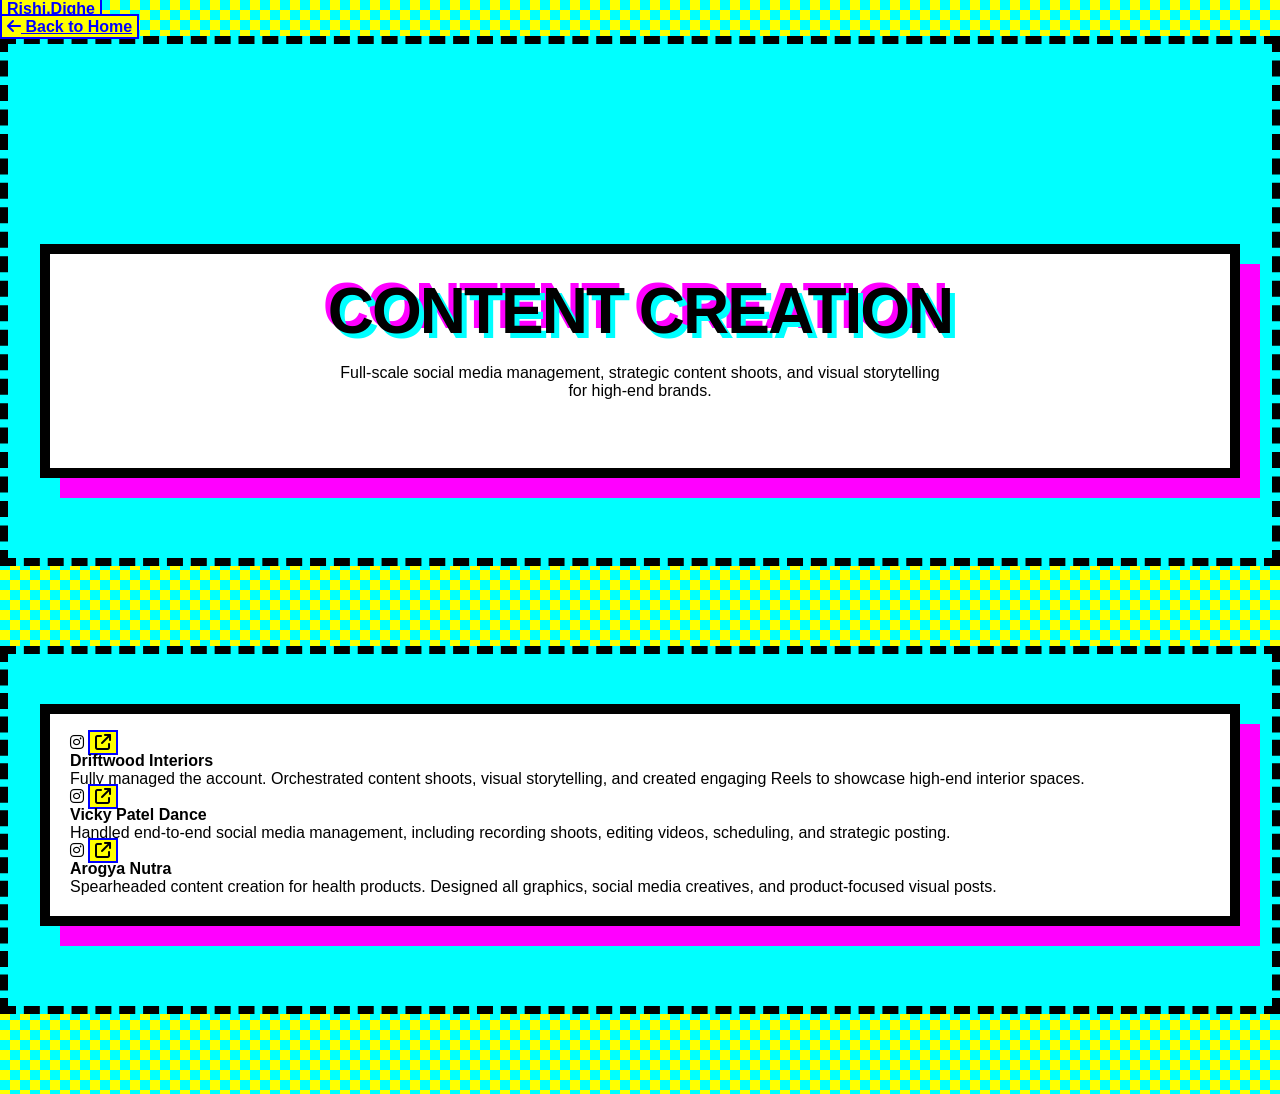
<file: content-creation/index.html>
<!DOCTYPE html>
<html lang="en">
<head>
    <meta charset="UTF-8">
    <meta name="viewport" content="width=device-width, initial-scale=1.0">
    <title>Content Creation | Rishi Dighe</title>
    <link href="https://fonts.googleapis.com/css2?family=Inter:wght@300;400;500;600&family=Outfit:wght@400;700;800&display=swap" rel="stylesheet">
    <link rel="stylesheet" href="https://cdnjs.cloudflare.com/ajax/libs/font-awesome/6.4.0/css/all.min.css">
    <link rel="stylesheet" href="../style.css">
</head>
<body>
    <nav class="navbar" id="navbar">
        <div class="nav-container">
            <a href="../index.html" class="logo">Rishi<span>.Dighe</span></a>
            <ul class="nav-links">
                <li><a href="../index.html" class="nav-link"><i class="fa-solid fa-arrow-left"></i> Back to Home</a></li>
            </ul>
        </div>
    </nav>

    <main>
        <section class="section" style="padding-top: 150px; min-height: 50vh;">
            <div class="container" style="text-align: center;">
                <h1 class="name fade-up" style="font-size: clamp(2.5rem, 5vw, 4rem);">Content Creation</h1>
                <p class="desc fade-up delay-1" style="max-width: 600px; margin: 1rem auto 3rem;">
                    Full-scale social media management, strategic content shoots, and visual storytelling for high-end brands.
                </p>
            </div>
        </section>

        <section class="section" style="padding-top: 0;">
            <div class="container">
                <div class="other-projects-grid">
                    <!-- Item 1 -->
                    <div class="mini-project glass-panel fade-up">
                        <div class="mini-project-header">
                            <i class="fa-brands fa-instagram"></i>
                            <a href="https://www.instagram.com/driftwoodinteriorsahmedabad/" target="_blank" style="color: var(--text-secondary)"><i class="fa-solid fa-arrow-up-right-from-square"></i></a>
                        </div>
                        <h4>Driftwood Interiors</h4>
                        <p>Fully managed the account. Orchestrated content shoots, visual storytelling, and created engaging Reels to showcase high-end interior spaces.</p>
                    </div>
                    <!-- Item 2 -->
                    <div class="mini-project glass-panel fade-up delay-1">
                        <div class="mini-project-header">
                            <i class="fa-brands fa-instagram"></i>
                            <a href="https://www.instagram.com/vickypateldance/" target="_blank" style="color: var(--text-secondary)"><i class="fa-solid fa-arrow-up-right-from-square"></i></a>
                        </div>
                        <h4>Vicky Patel Dance</h4>
                        <p>Handled end-to-end social media management, including recording shoots, editing videos, scheduling, and strategic posting.</p>
                    </div>
                    <!-- Item 3 -->
                    <div class="mini-project glass-panel fade-up delay-2">
                        <div class="mini-project-header">
                            <i class="fa-brands fa-instagram"></i>
                            <a href="https://www.instagram.com/arogyanutra/" target="_blank" style="color: var(--text-secondary)"><i class="fa-solid fa-arrow-up-right-from-square"></i></a>
                        </div>
                        <h4>Arogya Nutra</h4>
                        <p>Spearheaded content creation for health products. Designed all graphics, social media creatives, and product-focused visual posts.</p>
                    </div>
                </div>
            </div>
        </section>
    </main>

    <script src="../main.js"></script>
</body>
</html>
</file>
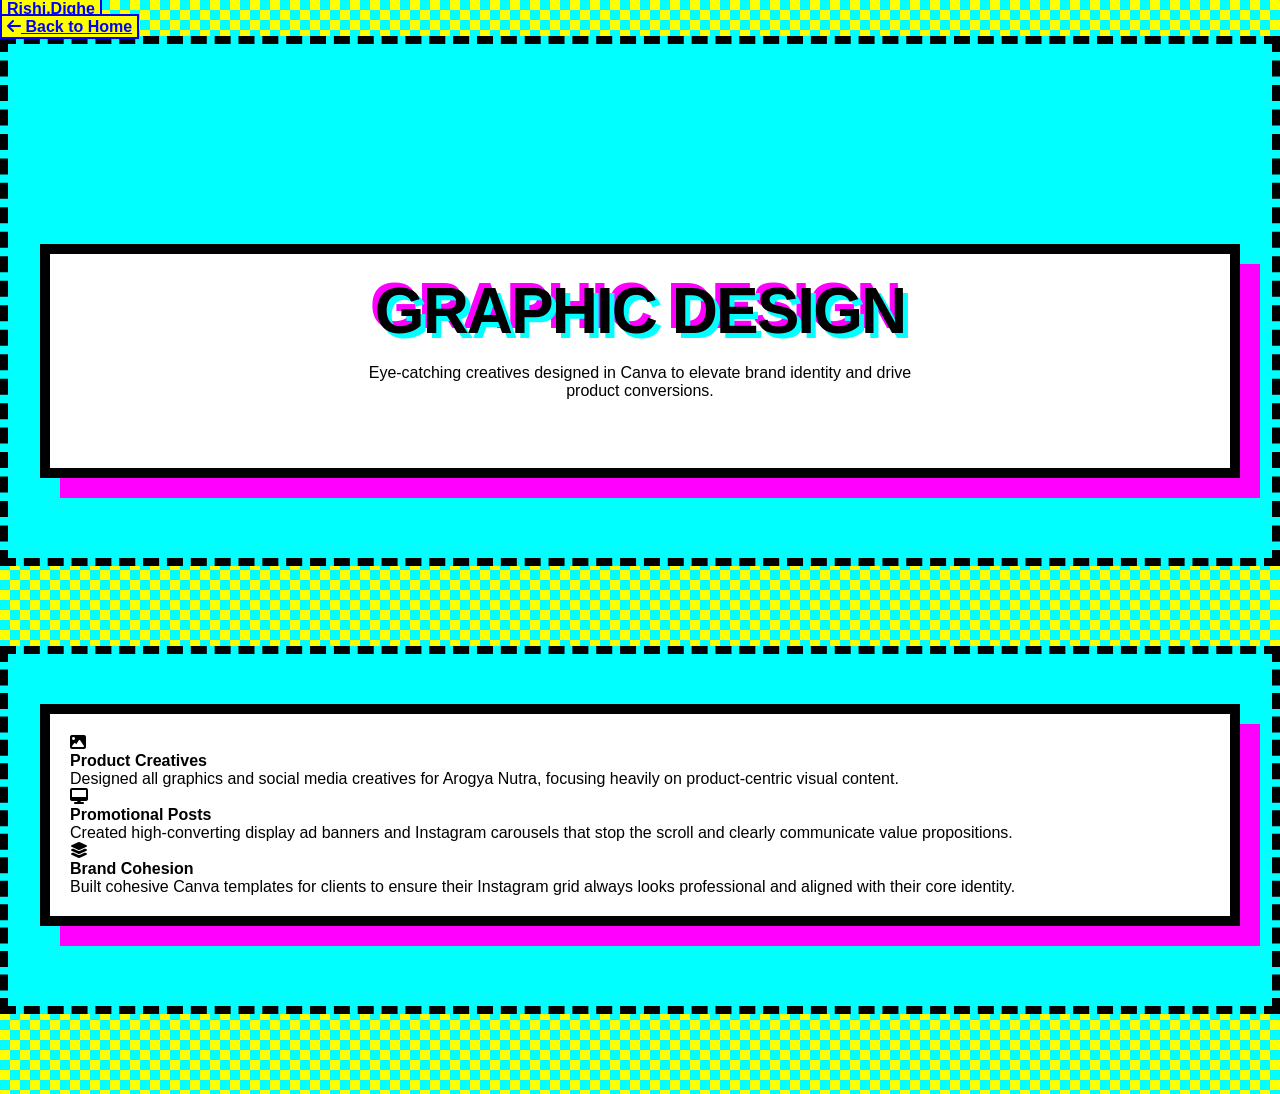
<file: graphic-design/index.html>
<!DOCTYPE html>
<html lang="en">
<head>
    <meta charset="UTF-8">
    <meta name="viewport" content="width=device-width, initial-scale=1.0">
    <title>Graphic Design | Rishi Dighe</title>
    <link href="https://fonts.googleapis.com/css2?family=Inter:wght@300;400;500;600&family=Outfit:wght@400;700;800&display=swap" rel="stylesheet">
    <link rel="stylesheet" href="https://cdnjs.cloudflare.com/ajax/libs/font-awesome/6.4.0/css/all.min.css">
    <link rel="stylesheet" href="../style.css">
</head>
<body>
    <nav class="navbar" id="navbar">
        <div class="nav-container">
            <a href="../index.html" class="logo">Rishi<span>.Dighe</span></a>
            <ul class="nav-links">
                <li><a href="../index.html" class="nav-link"><i class="fa-solid fa-arrow-left"></i> Back to Home</a></li>
            </ul>
        </div>
    </nav>

    <main>
        <section class="section" style="padding-top: 150px; min-height: 50vh;">
            <div class="container" style="text-align: center;">
                <h1 class="name fade-up" style="font-size: clamp(2.5rem, 5vw, 4rem);">Graphic Design</h1>
                <p class="desc fade-up delay-1" style="max-width: 600px; margin: 1rem auto 3rem;">
                    Eye-catching creatives designed in Canva to elevate brand identity and drive product conversions.
                </p>
            </div>
        </section>

        <section class="section" style="padding-top: 0;">
            <div class="container">
                <div class="other-projects-grid">
                    <!-- Item 1 -->
                    <div class="mini-project glass-panel fade-up">
                        <div class="mini-project-header">
                            <i class="fa-solid fa-image"></i>
                        </div>
                        <h4>Product Creatives</h4>
                        <p>Designed all graphics and social media creatives for Arogya Nutra, focusing heavily on product-centric visual content.</p>
                    </div>
                    <!-- Item 2 -->
                    <div class="mini-project glass-panel fade-up delay-1">
                        <div class="mini-project-header">
                            <i class="fa-solid fa-desktop"></i>
                        </div>
                        <h4>Promotional Posts</h4>
                        <p>Created high-converting display ad banners and Instagram carousels that stop the scroll and clearly communicate value propositions.</p>
                    </div>
                    <!-- Item 3 -->
                    <div class="mini-project glass-panel fade-up delay-2">
                        <div class="mini-project-header">
                            <i class="fa-solid fa-layer-group"></i>
                        </div>
                        <h4>Brand Cohesion</h4>
                        <p>Built cohesive Canva templates for clients to ensure their Instagram grid always looks professional and aligned with their core identity.</p>
                    </div>
                </div>
            </div>
        </section>
    </main>

    <script src="../main.js"></script>
</body>
</html>
</file>
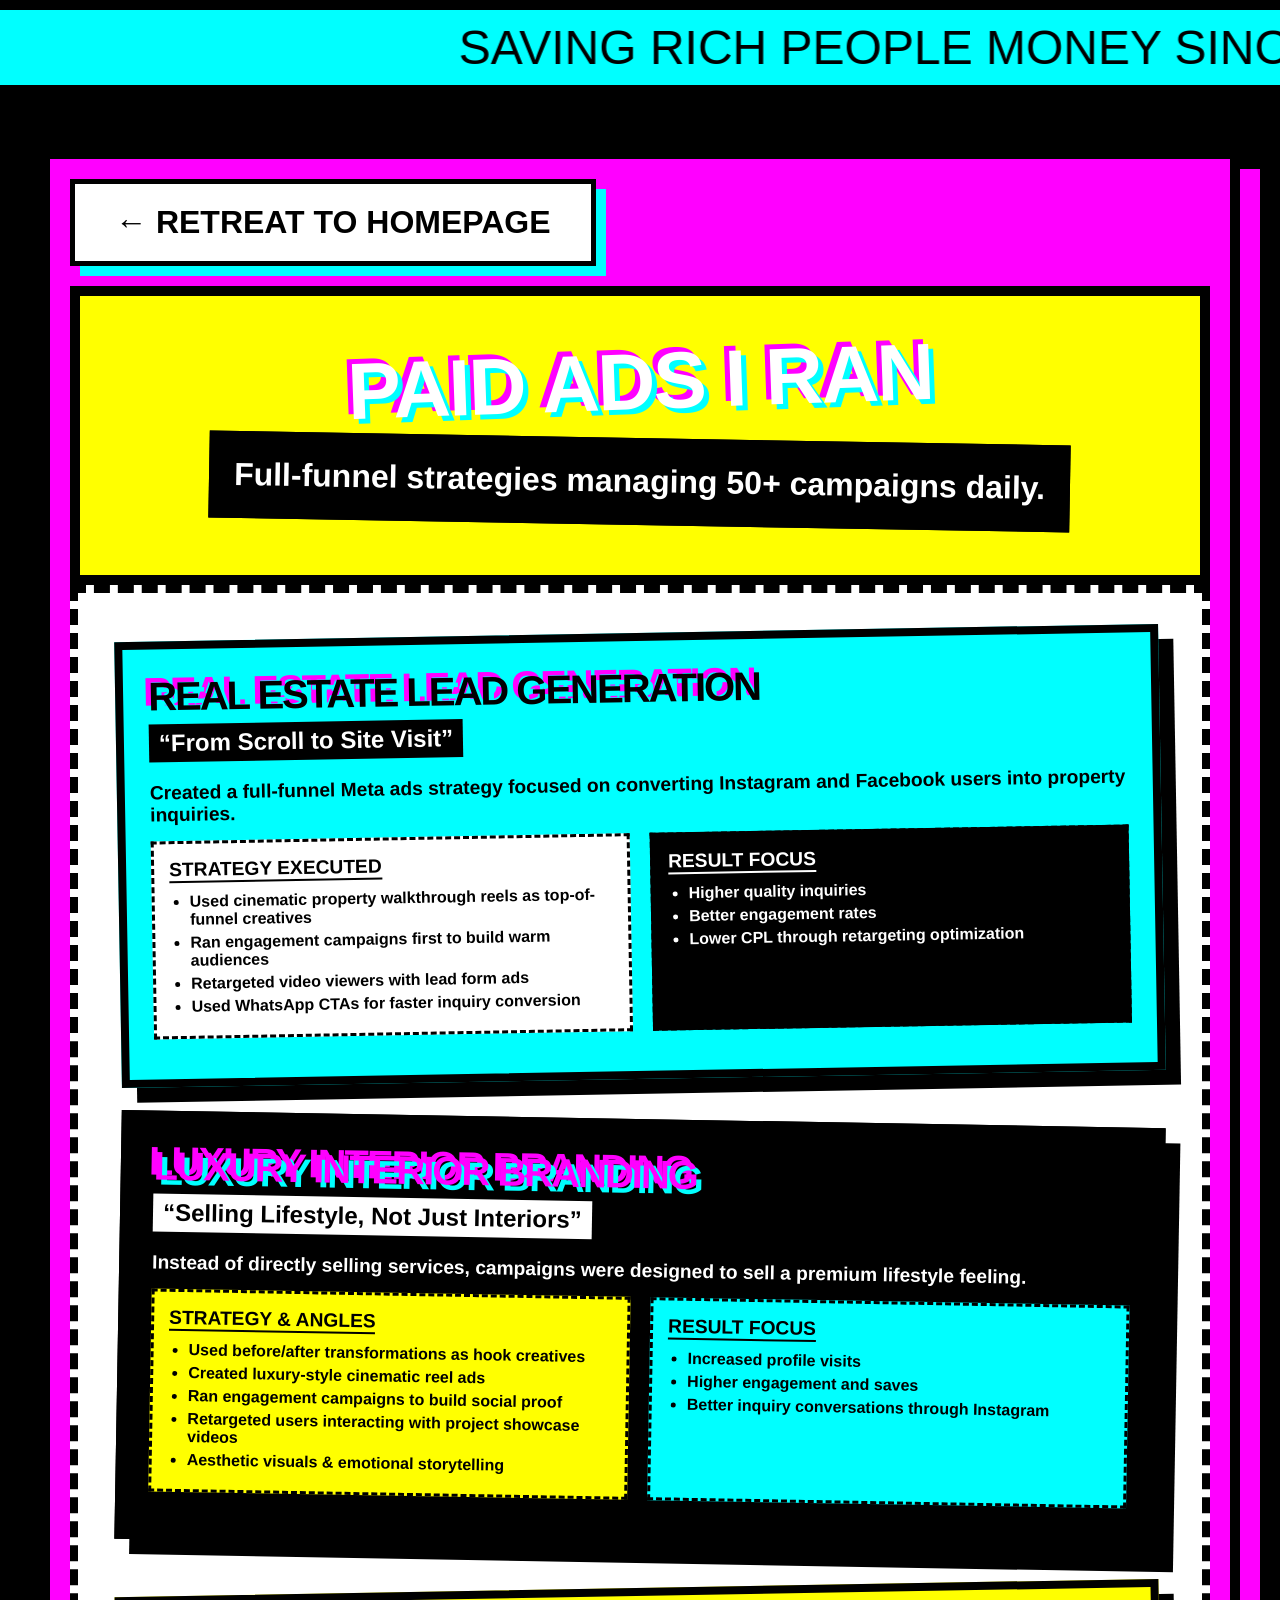
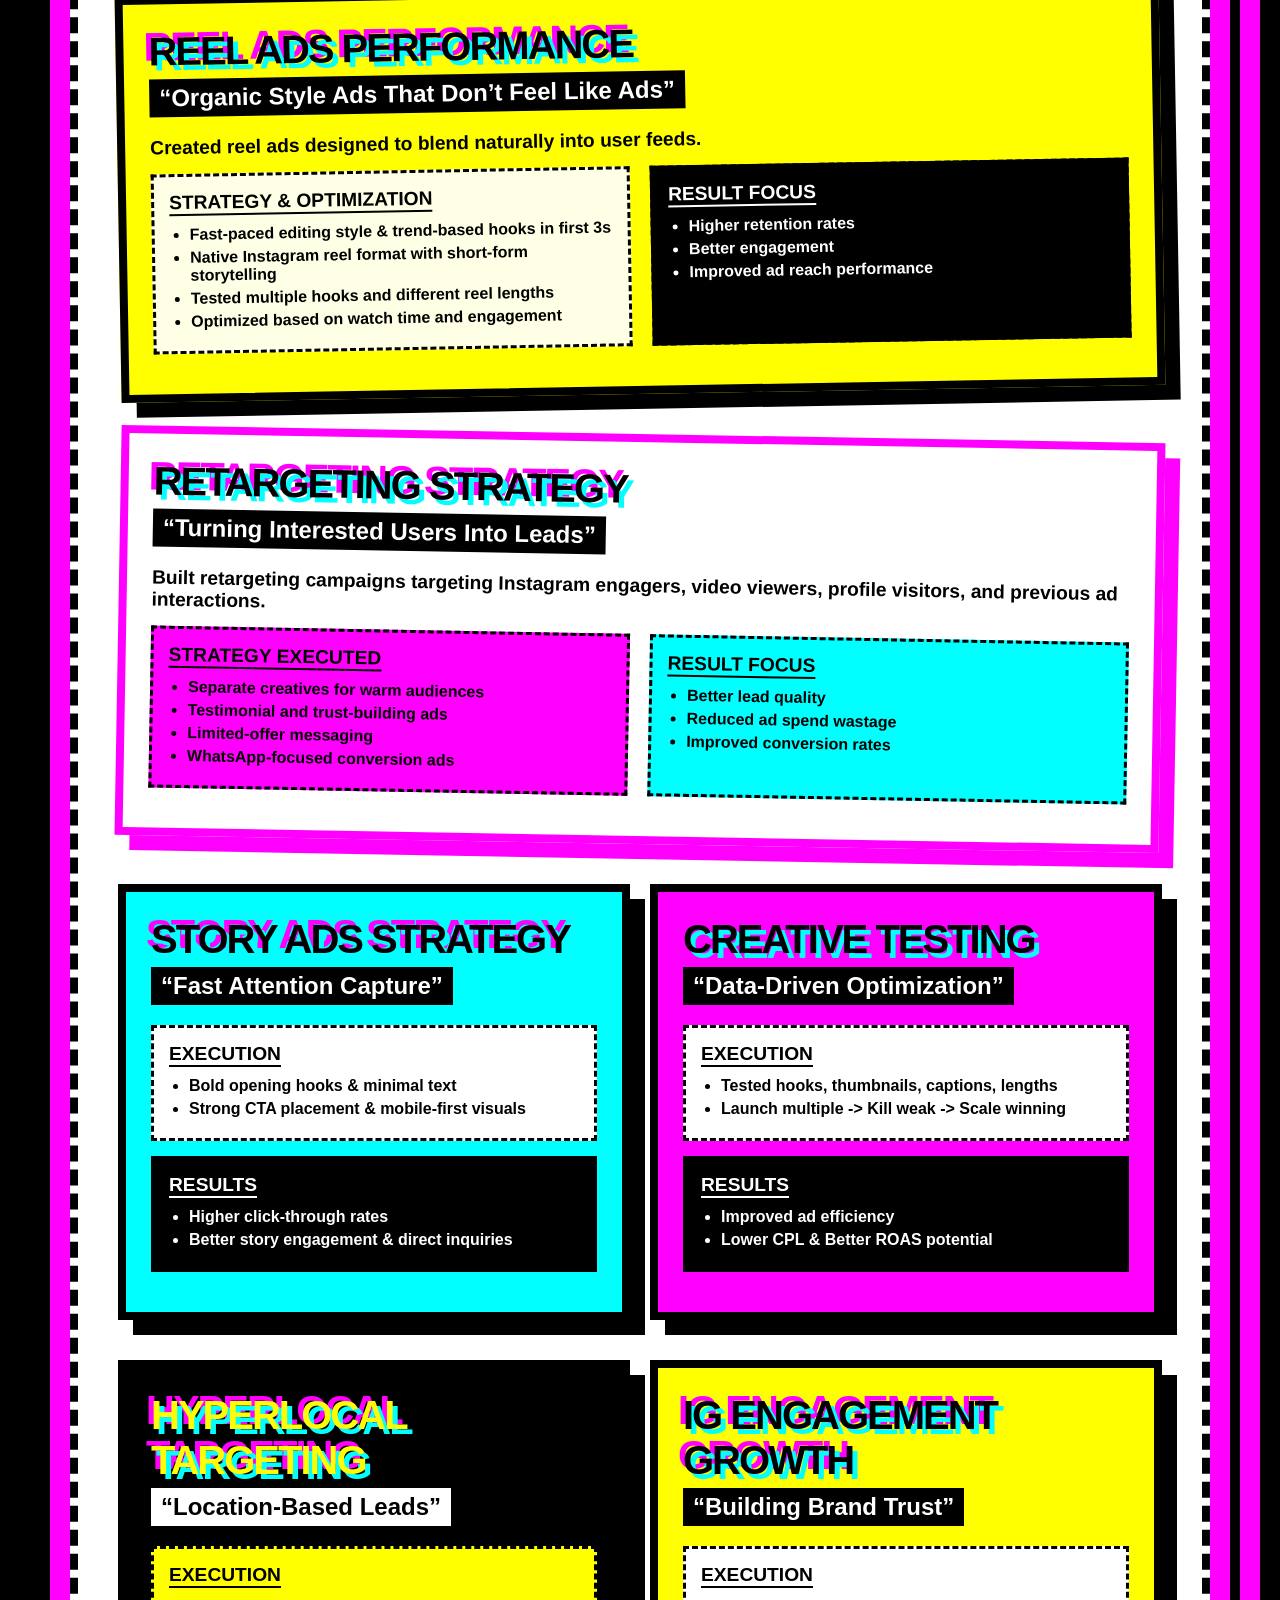
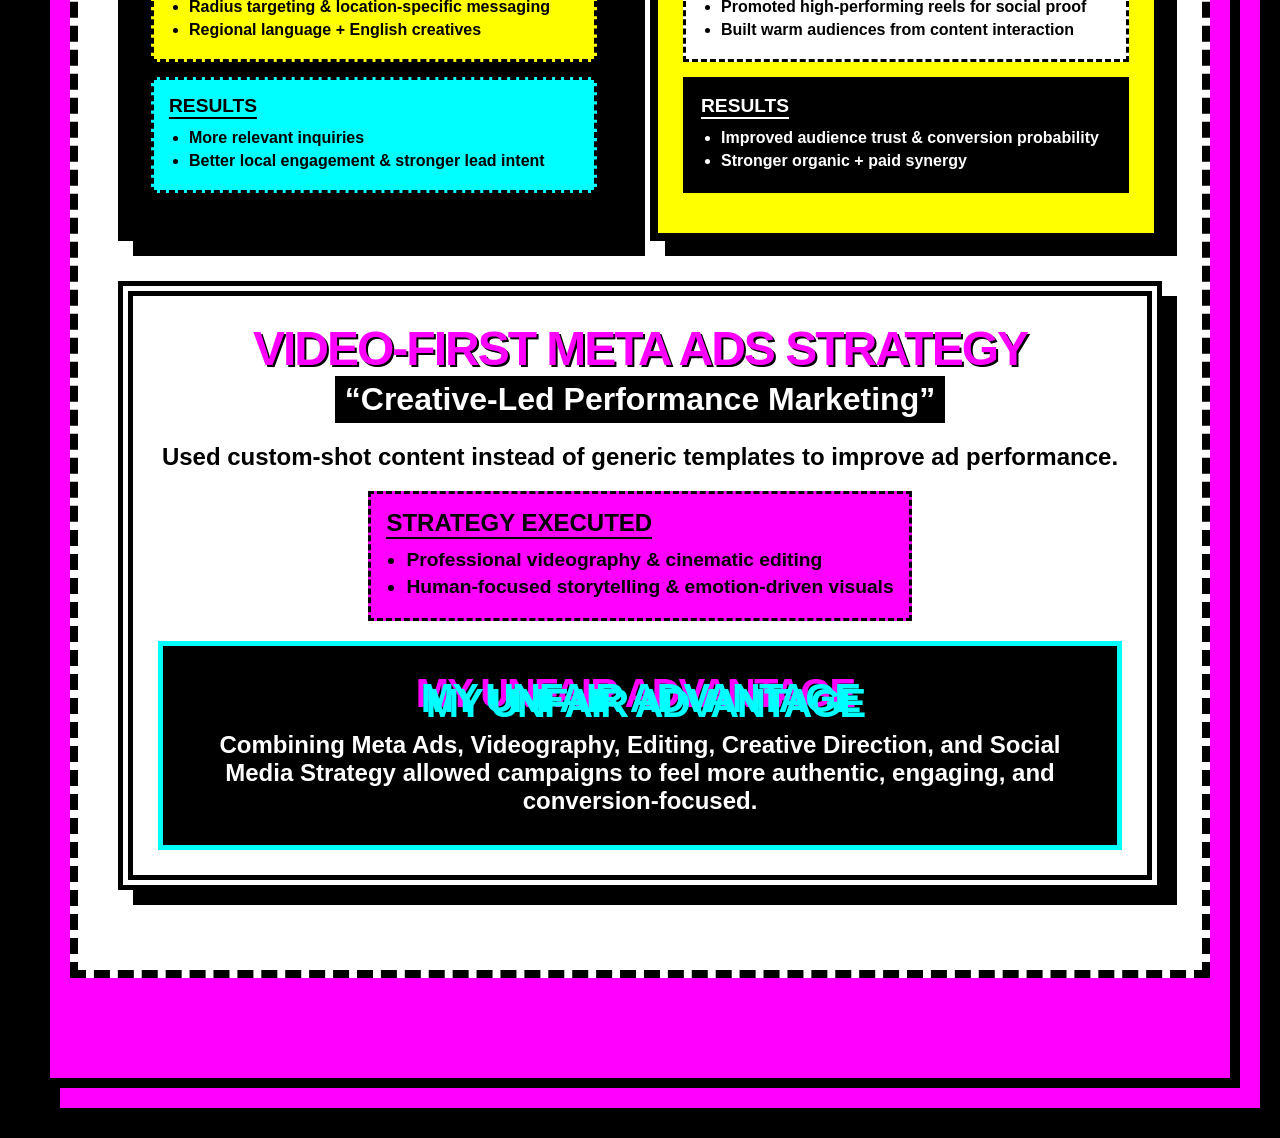
<file: paid-ads/index.html>
<!DOCTYPE html>
<html lang="en">
<head>
    <meta charset="UTF-8">
    <meta name="viewport" content="width=device-width, initial-scale=1.0">
    <title>EYES BLEEDED - PAID ADS</title>
    <link rel="stylesheet" href="../style.css">
    <style>
        .strategy-card {
            border: 8px solid black;
            padding: 25px;
            margin-bottom: 40px;
            box-shadow: 15px 15px 0px black;
        }
        .strategy-title {
            font-size: 2.5rem;
            text-transform: uppercase;
            margin-bottom: 5px;
        }
        .strategy-quote {
            font-size: 1.5rem;
            font-weight: bold;
            background: black; color: white;
            color: white;
            display: inline-block;
            padding: 5px 10px;
            margin-bottom: 20px;
        }
        .strategy-block {
            border: 3px dashed black;
            padding: 15px;
            margin-bottom: 15px;
            background: rgba(255, 255, 255, 0.9);
            color: black;
        }
        .strategy-block h4 {
            font-size: 1.2rem;
            text-transform: uppercase;
            border-bottom: 2px solid black;
            display: inline-block;
            margin-bottom: 10px;
        }
        ul.brutal-list {
            padding-left: 20px;
            font-weight: bold;
        }
        ul.brutal-list li {
            margin-bottom: 5px;
        }
    </style>
</head>
<body style="background-color: black; background-image: none;">

    <marquee scrollamount="40" style="background: var(--secondary); color: black;">SAVING RICH PEOPLE MONEY SINCE DAY ONE | SPENDING $900,000/MONTH OF OTHER PEOPLE'S MONEY</marquee>

    <div class="container" style="background: var(--primary); color: black;">
        <a href="../index.html" class="btn" style="background: white; color: black; border-color: black; margin-bottom: 20px;">&larr; RETREAT TO HOMEPAGE</a>

        <section class="hero" style="background: var(--tertiary); color: black;">
            <h1 style="font-size: 5rem;">PAID ADS I RAN</h1>
            <p class="blink" style="background: black; color: white;">Full-funnel strategies managing 50+ campaigns daily.</p>
        </section>

        <section class="section" style="background: white; color: black; border-color: black; padding: 40px;">

            <!-- Strategy 1 -->
            <div class="strategy-card" style="background: var(--secondary); color: black; transform: rotate(-1deg);">
                <h3 class="strategy-title">Real Estate Lead Generation</h3>
                <p class="strategy-quote">“From Scroll to Site Visit”</p>
                <p style="font-size: 1.2rem; font-weight: bold; margin-bottom: 15px;">Created a full-funnel Meta ads strategy focused on converting Instagram and Facebook users into property inquiries.</p>
                <div class="grid">
                    <div class="strategy-block" style="background: white; color: black;">
                        <h4>Strategy Executed</h4>
                        <ul class="brutal-list">
                            <li>Used cinematic property walkthrough reels as top-of-funnel creatives</li>
                            <li>Ran engagement campaigns first to build warm audiences</li>
                            <li>Retargeted video viewers with lead form ads</li>
                            <li>Used WhatsApp CTAs for faster inquiry conversion</li>
                        </ul>
                    </div>
                    <div class="strategy-block" style="background: black; color: white;">
                        <h4 style="border-color: white;">Result Focus</h4>
                        <ul class="brutal-list">
                            <li>Higher quality inquiries</li>
                            <li>Better engagement rates</li>
                            <li>Lower CPL through retargeting optimization</li>
                        </ul>
                    </div>
                </div>
            </div>

            <!-- Strategy 2 -->
            <div class="strategy-card" style="background: black; color: white; transform: rotate(1deg);">
                <h3 class="strategy-title" style="color: var(--primary);">Luxury Interior Branding</h3>
                <p class="strategy-quote" style="background: white; color: black;">“Selling Lifestyle, Not Just Interiors”</p>
                <p style="font-size: 1.2rem; font-weight: bold; margin-bottom: 15px;">Instead of directly selling services, campaigns were designed to sell a premium lifestyle feeling.</p>
                <div class="grid">
                    <div class="strategy-block" style="background: var(--tertiary); color: black;">
                        <h4>Strategy & Angles</h4>
                        <ul class="brutal-list">
                            <li>Used before/after transformations as hook creatives</li>
                            <li>Created luxury-style cinematic reel ads</li>
                            <li>Ran engagement campaigns to build social proof</li>
                            <li>Retargeted users interacting with project showcase videos</li>
                            <li>Aesthetic visuals & emotional storytelling</li>
                        </ul>
                    </div>
                    <div class="strategy-block" style="background: var(--secondary); color: black;">
                        <h4>Result Focus</h4>
                        <ul class="brutal-list">
                            <li>Increased profile visits</li>
                            <li>Higher engagement and saves</li>
                            <li>Better inquiry conversations through Instagram</li>
                        </ul>
                    </div>
                </div>
            </div>

            <!-- Strategy 3 -->
            <div class="strategy-card" style="background: var(--tertiary); color: black; transform: rotate(-1deg);">
                <h3 class="strategy-title">Reel Ads Performance</h3>
                <p class="strategy-quote">“Organic Style Ads That Don’t Feel Like Ads”</p>
                <p style="font-size: 1.2rem; font-weight: bold; margin-bottom: 15px;">Created reel ads designed to blend naturally into user feeds.</p>
                <div class="grid">
                    <div class="strategy-block">
                        <h4>Strategy & Optimization</h4>
                        <ul class="brutal-list">
                            <li>Fast-paced editing style & trend-based hooks in first 3s</li>
                            <li>Native Instagram reel format with short-form storytelling</li>
                            <li>Tested multiple hooks and different reel lengths</li>
                            <li>Optimized based on watch time and engagement</li>
                        </ul>
                    </div>
                    <div class="strategy-block" style="background: black; color: white;">
                        <h4 style="border-color: white;">Result Focus</h4>
                        <ul class="brutal-list">
                            <li>Higher retention rates</li>
                            <li>Better engagement</li>
                            <li>Improved ad reach performance</li>
                        </ul>
                    </div>
                </div>
            </div>

            <!-- Strategy 4 -->
            <div class="strategy-card" style="background: white; color: black; border-color: var(--primary); box-shadow: 15px 15px 0px var(--primary); transform: rotate(1deg);">
                <h3 class="strategy-title">Retargeting Strategy</h3>
                <p class="strategy-quote">“Turning Interested Users Into Leads”</p>
                <p style="font-size: 1.2rem; font-weight: bold; margin-bottom: 15px;">Built retargeting campaigns targeting Instagram engagers, video viewers, profile visitors, and previous ad interactions.</p>
                <div class="grid">
                    <div class="strategy-block" style="background: var(--primary); color: black;">
                        <h4>Strategy Executed</h4>
                        <ul class="brutal-list">
                            <li>Separate creatives for warm audiences</li>
                            <li>Testimonial and trust-building ads</li>
                            <li>Limited-offer messaging</li>
                            <li>WhatsApp-focused conversion ads</li>
                        </ul>
                    </div>
                    <div class="strategy-block" style="background: var(--secondary); color: black;">
                        <h4>Result Focus</h4>
                        <ul class="brutal-list">
                            <li>Better lead quality</li>
                            <li>Reduced ad spend wastage</li>
                            <li>Improved conversion rates</li>
                        </ul>
                    </div>
                </div>
            </div>

            <!-- Strategy 5 & 6 -->
            <div class="grid">
                <div class="strategy-card" style="background: var(--secondary); color: black; margin-bottom: 0;">
                    <h3 class="strategy-title">Story Ads Strategy</h3>
                    <p class="strategy-quote">“Fast Attention Capture”</p>
                    <div class="strategy-block" style="background: white; color: black;">
                        <h4>Execution</h4>
                        <ul class="brutal-list">
                            <li>Bold opening hooks & minimal text</li>
                            <li>Strong CTA placement & mobile-first visuals</li>
                        </ul>
                    </div>
                    <div class="strategy-block" style="background: black; color: white;">
                        <h4 style="border-color: white;">Results</h4>
                        <ul class="brutal-list">
                            <li>Higher click-through rates</li>
                            <li>Better story engagement & direct inquiries</li>
                        </ul>
                    </div>
                </div>

                <div class="strategy-card" style="background: var(--primary); color: black; margin-bottom: 0;">
                    <h3 class="strategy-title">Creative Testing</h3>
                    <p class="strategy-quote">“Data-Driven Optimization”</p>
                    <div class="strategy-block" style="background: white; color: black;">
                        <h4>Execution</h4>
                        <ul class="brutal-list">
                            <li>Tested hooks, thumbnails, captions, lengths</li>
                            <li>Launch multiple -> Kill weak -> Scale winning</li>
                        </ul>
                    </div>
                    <div class="strategy-block" style="background: black; color: white;">
                        <h4 style="border-color: white;">Results</h4>
                        <ul class="brutal-list">
                            <li>Improved ad efficiency</li>
                            <li>Lower CPL & Better ROAS potential</li>
                        </ul>
                    </div>
                </div>
            </div>

            <div style="margin-bottom: 40px;"></div>

            <!-- Strategy 7 & 8 -->
            <div class="grid">
                <div class="strategy-card" style="background: black; color: white; margin-bottom: 0;">
                    <h3 class="strategy-title" style="color: var(--tertiary);">Hyperlocal Targeting</h3>
                    <p class="strategy-quote" style="background: white; color: black;">“Location-Based Leads”</p>
                    <div class="strategy-block" style="background: var(--tertiary); color: black;">
                        <h4>Execution</h4>
                        <ul class="brutal-list">
                            <li>Radius targeting & location-specific messaging</li>
                            <li>Regional language + English creatives</li>
                        </ul>
                    </div>
                    <div class="strategy-block" style="background: var(--secondary); color: black;">
                        <h4>Results</h4>
                        <ul class="brutal-list">
                            <li>More relevant inquiries</li>
                            <li>Better local engagement & stronger lead intent</li>
                        </ul>
                    </div>
                </div>

                <div class="strategy-card" style="background: var(--tertiary); color: black; margin-bottom: 0;">
                    <h3 class="strategy-title">IG Engagement Growth</h3>
                    <p class="strategy-quote">“Building Brand Trust”</p>
                    <div class="strategy-block" style="background: white; color: black;">
                        <h4>Execution</h4>
                        <ul class="brutal-list">
                            <li>Promoted high-performing reels for social proof</li>
                            <li>Built warm audiences from content interaction</li>
                        </ul>
                    </div>
                    <div class="strategy-block" style="background: black; color: white;">
                        <h4 style="border-color: white;">Results</h4>
                        <ul class="brutal-list">
                            <li>Improved audience trust & conversion probability</li>
                            <li>Stronger organic + paid synergy</li>
                        </ul>
                    </div>
                </div>
            </div>
            
            <div style="margin-bottom: 40px;"></div>

            <!-- Strategy 9 -->
            <div class="strategy-card" style="background: white; color: black; border: 15px double black; text-align: center;">
                <h3 style="font-size: 3rem; color: var(--primary); text-shadow: 2px 2px 0px black;">Video-First Meta Ads Strategy</h3>
                <p class="strategy-quote" style="font-size: 2rem;">“Creative-Led Performance Marketing”</p>
                <p style="font-size: 1.5rem; font-weight: bold; margin-bottom: 20px;">Used custom-shot content instead of generic templates to improve ad performance.</p>
                
                <div class="strategy-block" style="background: var(--primary); color: black; display: inline-block; text-align: left; margin-bottom: 20px;">
                    <h4 style="font-size: 1.5rem;">Strategy Executed</h4>
                    <ul class="brutal-list" style="font-size: 1.2rem;">
                        <li>Professional videography & cinematic editing</li>
                        <li>Human-focused storytelling & emotion-driven visuals</li>
                    </ul>
                </div>

                <div style="background: black; color: white; padding: 30px; border: 5px solid var(--secondary);">
                    <h3 style="font-size: 2.5rem; color: var(--secondary); margin-bottom: 10px;">MY UNFAIR ADVANTAGE</h3>
                    <p style="font-size: 1.5rem; font-weight: bold;">Combining Meta Ads, Videography, Editing, Creative Direction, and Social Media Strategy allowed campaigns to feel more authentic, engaging, and conversion-focused.</p>
                </div>
            </div>

        </section>
    </div>

</body>
</html>
</file>
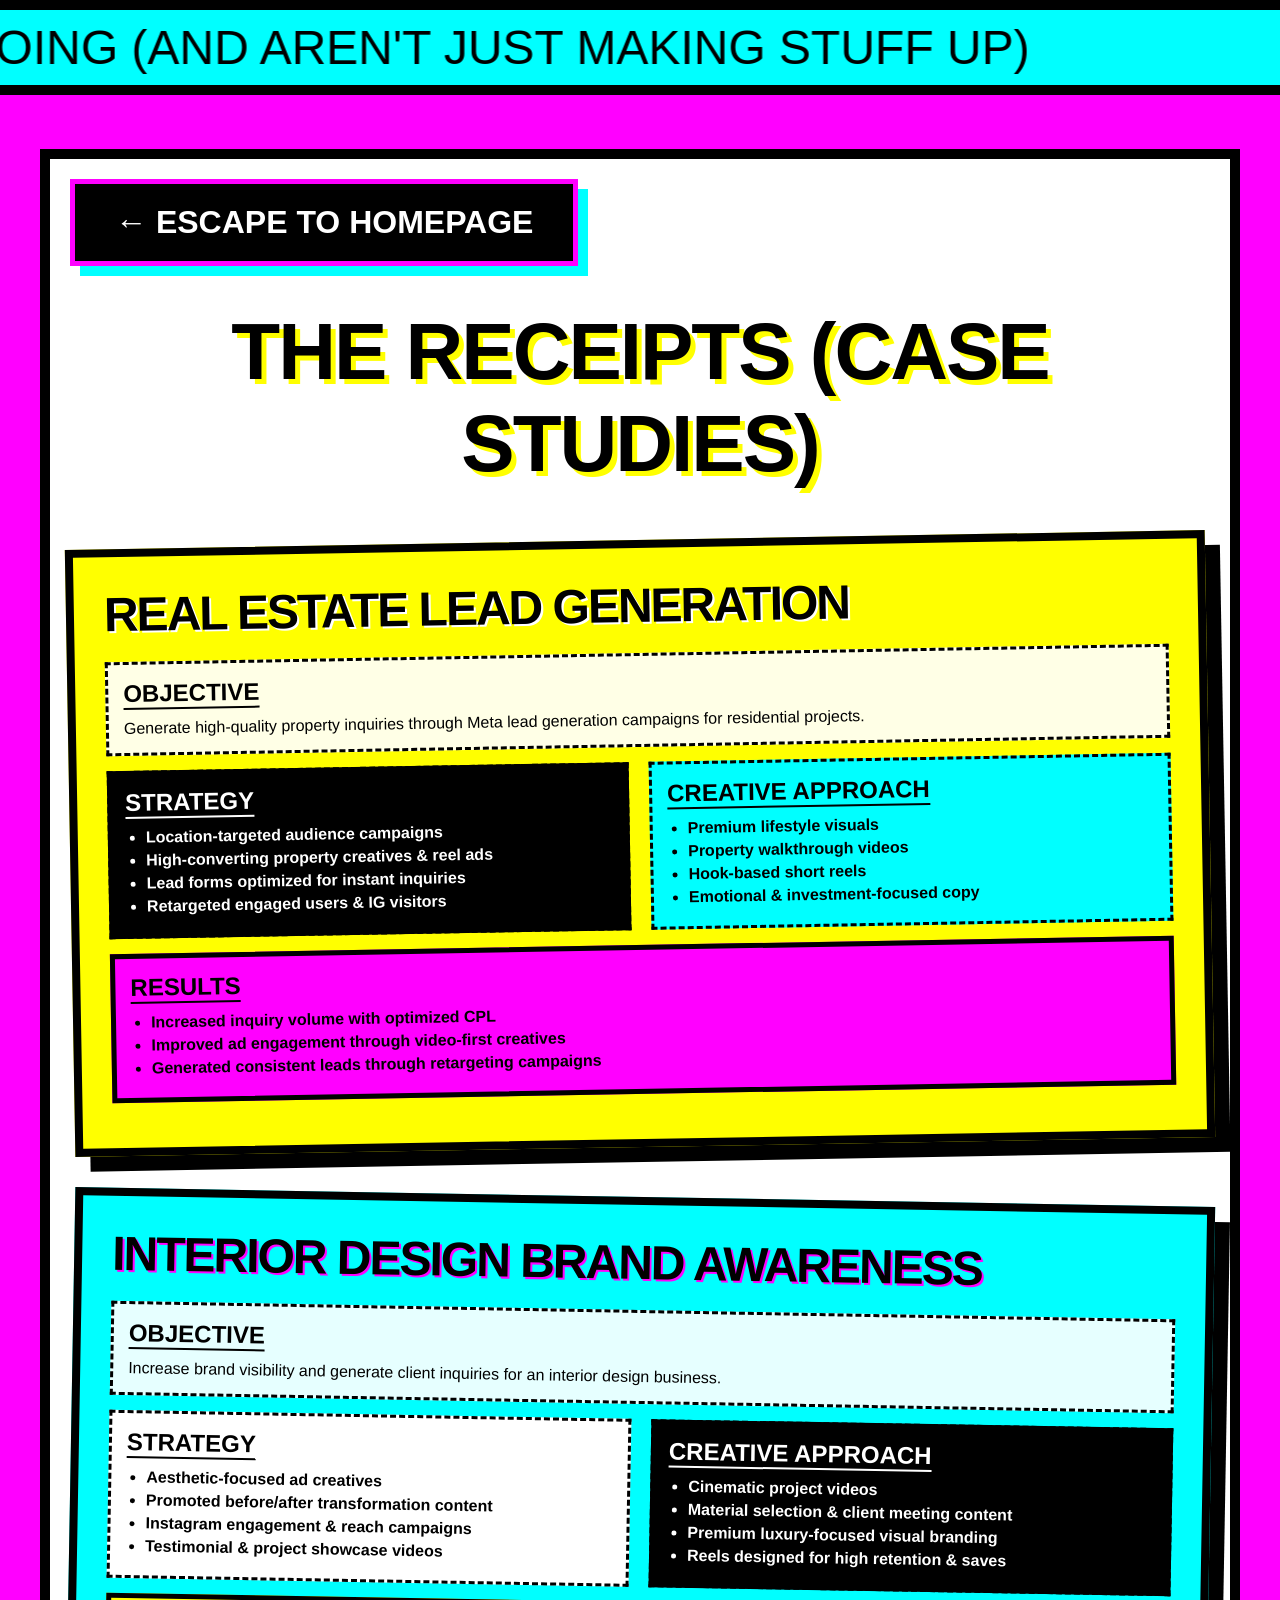
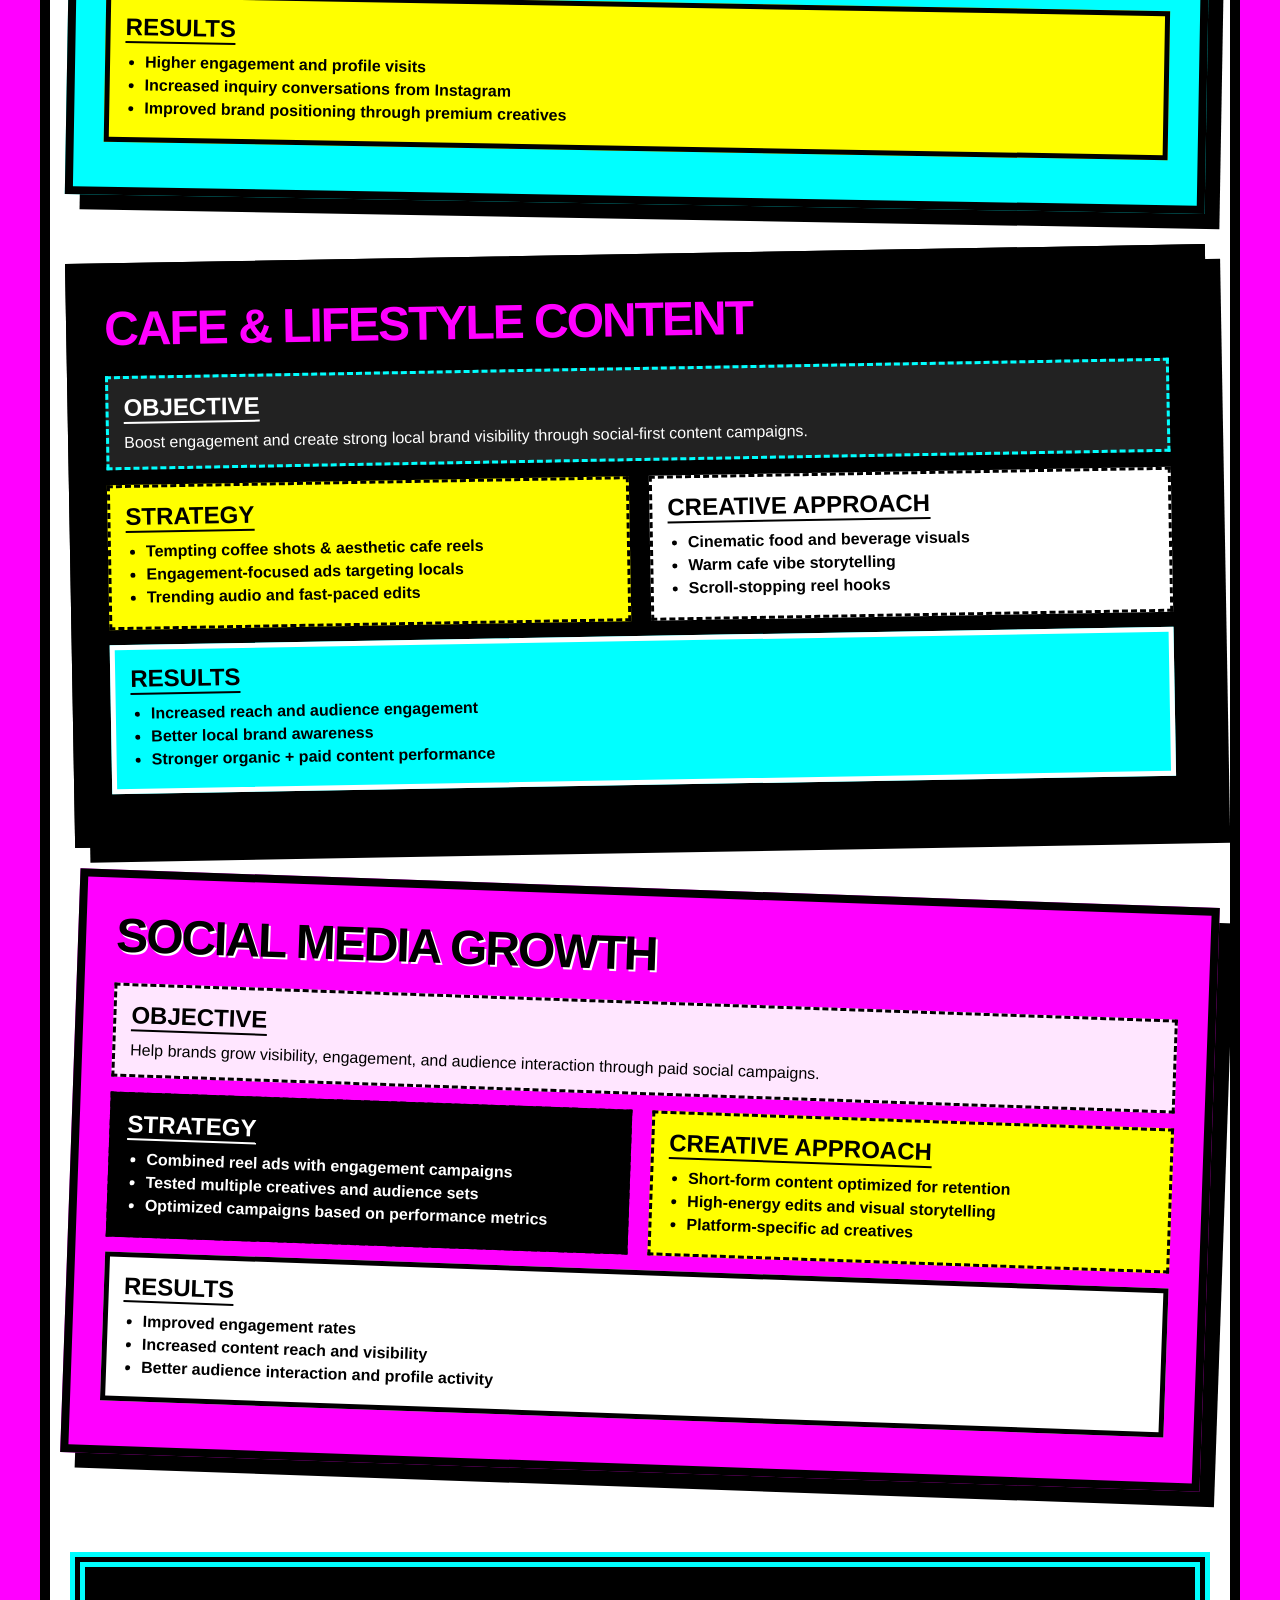
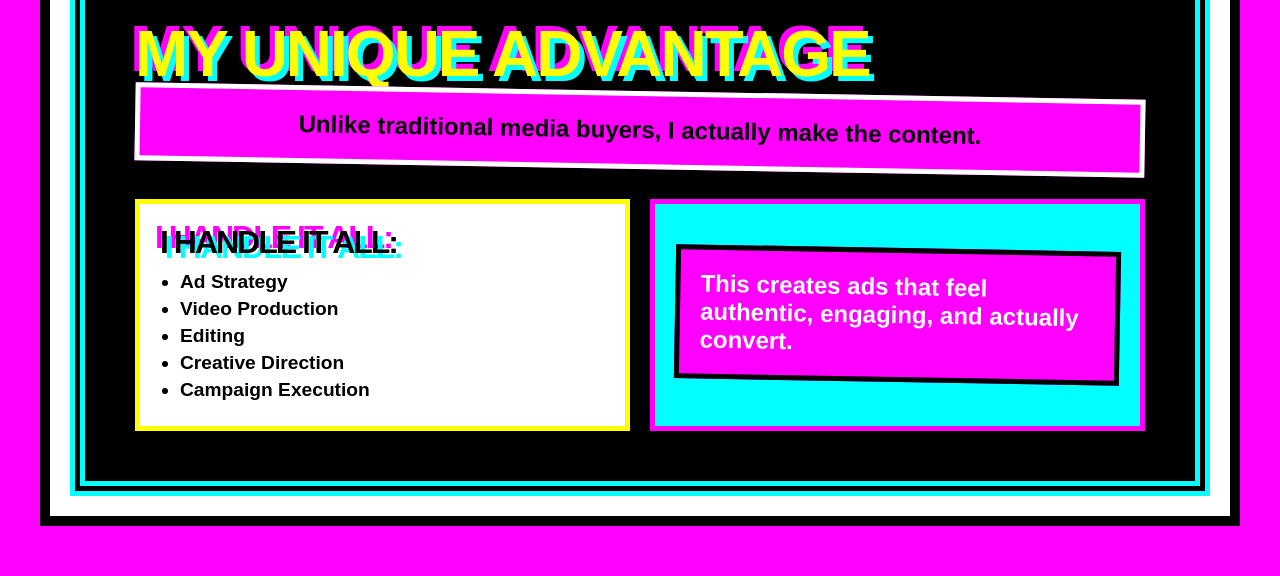
<file: case-studies.html>
<!DOCTYPE html>
<html lang="en">
<head>
    <meta charset="UTF-8">
    <meta name="viewport" content="width=device-width, initial-scale=1.0">
    <title>EYES BLEEDED - CASE STUDIES</title>
    <link rel="stylesheet" href="style.css">
    <style>
        .study-card {
            padding: 30px;
            margin-bottom: 50px;
            border: 8px solid black;
            box-shadow: 15px 15px 0px black;
        }
        .study-card h3 {
            font-size: 3rem;
            margin-bottom: 20px;
            text-transform: uppercase;
        }
        .study-section {
            margin-bottom: 15px;
            padding: 15px;
            border: 3px dashed black;
            background: rgba(255, 255, 255, 0.9);
            color: black;
        }
        .study-section h4 {
            font-size: 1.5rem;
            text-transform: uppercase;
            border-bottom: 2px solid black;
            display: inline-block;
            margin-bottom: 10px;
        }
        ul.brutal-list {
            padding-left: 20px;
        }
        ul.brutal-list li {
            margin-bottom: 5px;
            font-weight: bold;
        }
    </style>
</head>
<body style="background-color: var(--primary); background-image: none;">

    <marquee scrollamount="50" direction="right" style="background: var(--secondary); color: black; border-bottom: 10px solid black;">PROOF THAT I ACTUALLY KNOW WHAT I'M DOING (AND AREN'T JUST MAKING STUFF UP)</marquee>

    <div class="container" style="background: white; color: black; border: 10px solid black;">
        <a href="index.html" class="btn" style="background: black; color: white; margin-bottom: 40px;">&larr; ESCAPE TO HOMEPAGE</a>

        <h1 style="font-size: 5rem; text-align: center; margin-bottom: 50px; text-shadow: 5px 5px 0px var(--tertiary);">THE RECEIPTS (CASE STUDIES)</h1>

        <!-- Real Estate -->
        <div class="study-card" style="background: var(--tertiary); color: black; transform: rotate(-1deg);">
            <h3 style="color: black; text-shadow: 2px 2px 0px white;">Real Estate Lead Generation</h3>
            
            <div class="study-section">
                <h4>Objective</h4>
                <p>Generate high-quality property inquiries through Meta lead generation campaigns for residential projects.</p>
            </div>
            
            <div class="grid">
                <div class="study-section" style="background: black; color: white;">
                    <h4 style="border-color: white;">Strategy</h4>
                    <ul class="brutal-list">
                        <li>Location-targeted audience campaigns</li>
                        <li>High-converting property creatives & reel ads</li>
                        <li>Lead forms optimized for instant inquiries</li>
                        <li>Retargeted engaged users & IG visitors</li>
                    </ul>
                </div>
                
                <div class="study-section" style="background: var(--secondary); color: black;">
                    <h4>Creative Approach</h4>
                    <ul class="brutal-list">
                        <li>Premium lifestyle visuals</li>
                        <li>Property walkthrough videos</li>
                        <li>Hook-based short reels</li>
                        <li>Emotional & investment-focused copy</li>
                    </ul>
                </div>
            </div>

            <div class="study-section" style="background: var(--primary); color: black; border: 5px solid black;">
                <h4>Results</h4>
                <ul class="brutal-list">
                    <li>Increased inquiry volume with optimized CPL</li>
                    <li>Improved ad engagement through video-first creatives</li>
                    <li>Generated consistent leads through retargeting campaigns</li>
                </ul>
            </div>
        </div>

        <!-- Interior Design -->
        <div class="study-card" style="background: var(--secondary); color: black; transform: rotate(1deg);">
            <h3 style="color: black; text-shadow: 2px 2px 0px var(--primary);">Interior Design Brand Awareness</h3>
            
            <div class="study-section">
                <h4>Objective</h4>
                <p>Increase brand visibility and generate client inquiries for an interior design business.</p>
            </div>
            
            <div class="grid">
                <div class="study-section" style="background: white; color: black;">
                    <h4>Strategy</h4>
                    <ul class="brutal-list">
                        <li>Aesthetic-focused ad creatives</li>
                        <li>Promoted before/after transformation content</li>
                        <li>Instagram engagement & reach campaigns</li>
                        <li>Testimonial & project showcase videos</li>
                    </ul>
                </div>
                
                <div class="study-section" style="background: black; color: white;">
                    <h4 style="border-color: white;">Creative Approach</h4>
                    <ul class="brutal-list">
                        <li>Cinematic project videos</li>
                        <li>Material selection & client meeting content</li>
                        <li>Premium luxury-focused visual branding</li>
                        <li>Reels designed for high retention & saves</li>
                    </ul>
                </div>
            </div>

            <div class="study-section" style="background: var(--tertiary); color: black; border: 5px solid black;">
                <h4>Results</h4>
                <ul class="brutal-list">
                    <li>Higher engagement and profile visits</li>
                    <li>Increased inquiry conversations from Instagram</li>
                    <li>Improved brand positioning through premium creatives</li>
                </ul>
            </div>
        </div>

        <!-- Cafe & Lifestyle -->
        <div class="study-card" style="background: black; color: white; transform: rotate(-1deg);">
            <h3 style="color: var(--primary); text-shadow: none;">Cafe & Lifestyle Content</h3>
            
            <div class="study-section" style="background: #222; color: white; border-color: var(--secondary);">
                <h4 style="border-color: white;">Objective</h4>
                <p>Boost engagement and create strong local brand visibility through social-first content campaigns.</p>
            </div>
            
            <div class="grid">
                <div class="study-section" style="background: var(--tertiary); color: black;">
                    <h4>Strategy</h4>
                    <ul class="brutal-list">
                        <li>Tempting coffee shots & aesthetic cafe reels</li>
                        <li>Engagement-focused ads targeting locals</li>
                        <li>Trending audio and fast-paced edits</li>
                    </ul>
                </div>
                
                <div class="study-section" style="background: white; color: black;">
                    <h4>Creative Approach</h4>
                    <ul class="brutal-list">
                        <li>Cinematic food and beverage visuals</li>
                        <li>Warm cafe vibe storytelling</li>
                        <li>Scroll-stopping reel hooks</li>
                    </ul>
                </div>
            </div>

            <div class="study-section" style="background: var(--secondary); color: black; border: 5px solid white;">
                <h4>Results</h4>
                <ul class="brutal-list">
                    <li>Increased reach and audience engagement</li>
                    <li>Better local brand awareness</li>
                    <li>Stronger organic + paid content performance</li>
                </ul>
            </div>
        </div>

        <!-- Social Media Growth -->
        <div class="study-card" style="background: var(--primary); color: black; transform: rotate(2deg);">
            <h3 style="color: black; text-shadow: 2px 2px 0px white;">Social Media Growth</h3>
            
            <div class="study-section">
                <h4>Objective</h4>
                <p>Help brands grow visibility, engagement, and audience interaction through paid social campaigns.</p>
            </div>
            
            <div class="grid">
                <div class="study-section" style="background: black; color: white;">
                    <h4 style="border-color: white;">Strategy</h4>
                    <ul class="brutal-list">
                        <li>Combined reel ads with engagement campaigns</li>
                        <li>Tested multiple creatives and audience sets</li>
                        <li>Optimized campaigns based on performance metrics</li>
                    </ul>
                </div>
                
                <div class="study-section" style="background: var(--tertiary); color: black;">
                    <h4>Creative Approach</h4>
                    <ul class="brutal-list">
                        <li>Short-form content optimized for retention</li>
                        <li>High-energy edits and visual storytelling</li>
                        <li>Platform-specific ad creatives</li>
                    </ul>
                </div>
            </div>

            <div class="study-section" style="background: white; color: black; border: 5px solid black;">
                <h4>Results</h4>
                <ul class="brutal-list">
                    <li>Improved engagement rates</li>
                    <li>Increased content reach and visibility</li>
                    <li>Better audience interaction and profile activity</li>
                </ul>
            </div>
        </div>

        <!-- Unique Advantage -->
        <section class="hero" style="background: black; color: white; border: 15px double var(--secondary); margin-top: 80px;">
            <h2 style="color: var(--tertiary); font-size: 4rem; text-align: left;">MY UNIQUE ADVANTAGE</h2>
            <p style="background: var(--primary); color: black; font-size: 1.5rem; border-color: white;">Unlike traditional media buyers, I actually make the content.</p>
            
            <div class="grid" style="margin-top: 30px; text-align: left;">
                <div style="background: white; color: black; padding: 20px; border: 5px solid var(--tertiary);">
                    <h3 style="font-size: 2rem; margin-bottom: 10px;">I HANDLE IT ALL:</h3>
                    <ul class="brutal-list" style="font-size: 1.2rem;">
                        <li>Ad Strategy</li>
                        <li>Video Production</li>
                        <li>Editing</li>
                        <li>Creative Direction</li>
                        <li>Campaign Execution</li>
                    </ul>
                </div>
                <div style="background: var(--secondary); color: black; padding: 20px; border: 5px solid var(--primary); display: flex; align-items: center;">
                    <p style="font-size: 1.5rem; font-weight: bold;">This creates ads that feel authentic, engaging, and actually convert.</p>
                </div>
            </div>
        </section>

    </div>

</body>
</html>
</file>
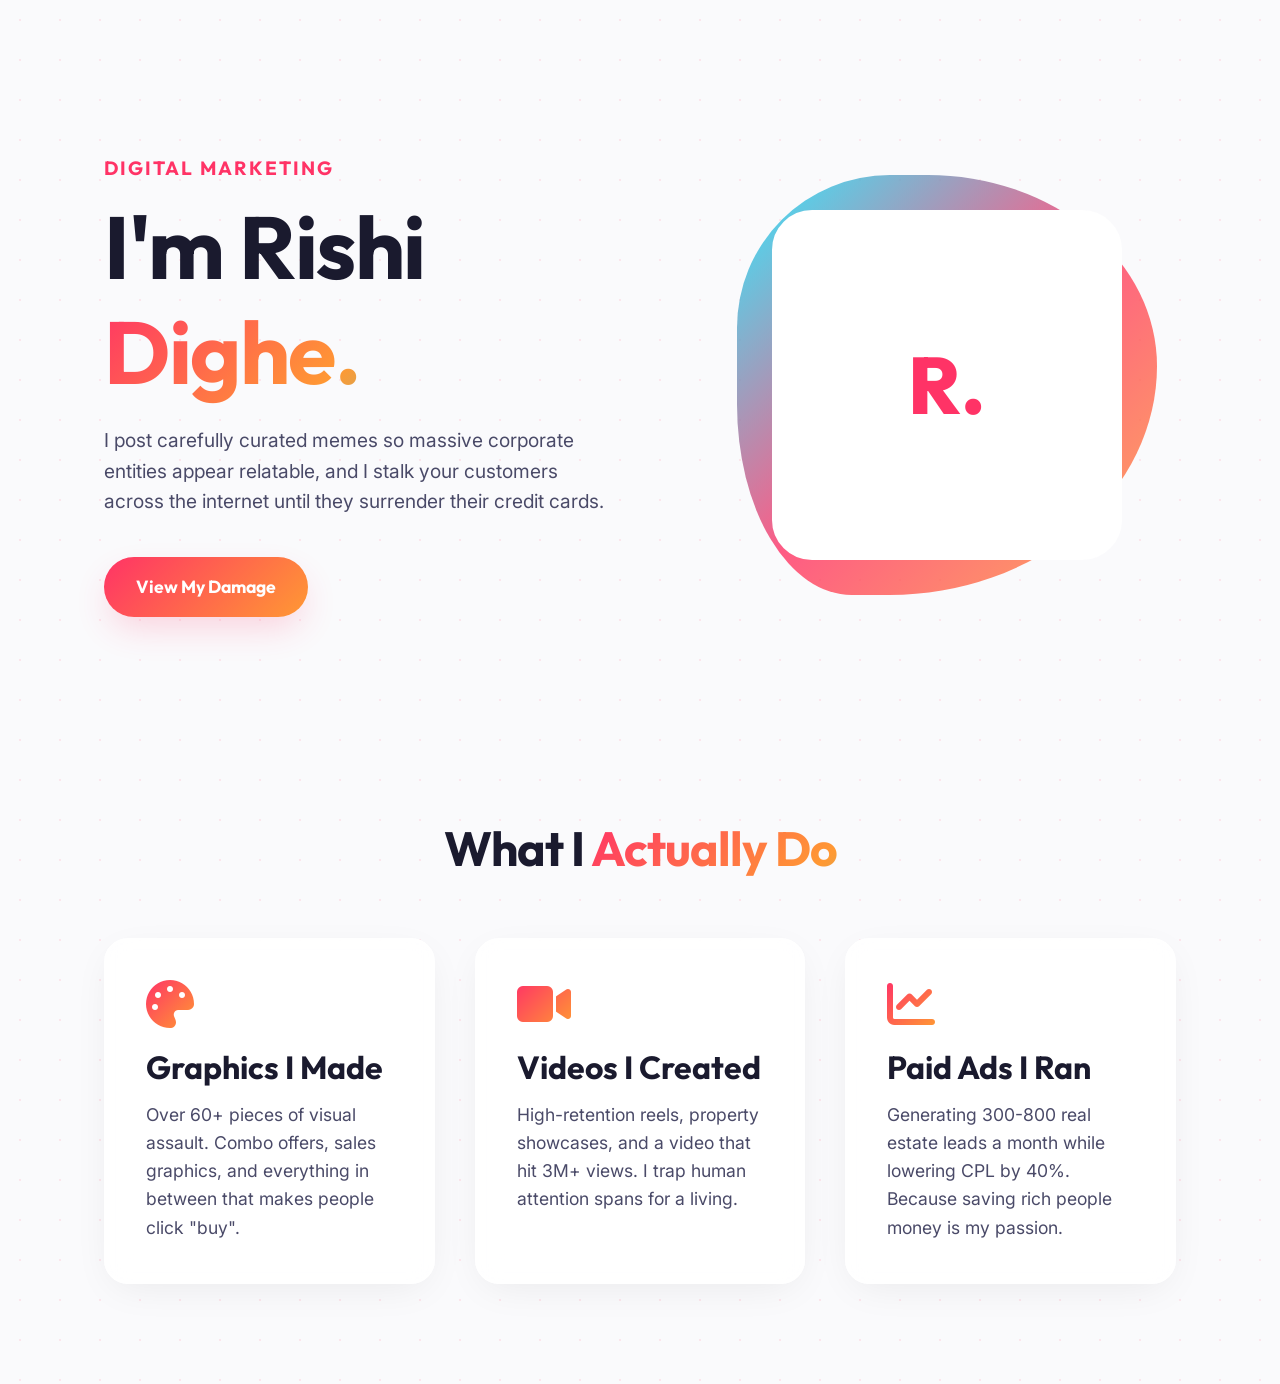
<file: preview.html>
<!DOCTYPE html>
<html lang="en">
<head>
    <meta charset="UTF-8">
    <meta name="viewport" content="width=device-width, initial-scale=1.0">
    <title>Colorful & Sarcastic Preview</title>
    <link rel="stylesheet" href="preview.css">
    <link rel="stylesheet" href="https://cdnjs.cloudflare.com/ajax/libs/font-awesome/6.4.0/css/all.min.css">
</head>
<body>

    <div class="container">
        <!-- Hero Section -->
        <section class="hero">
            <div class="hero-content">
                <div class="hero-text">
                    <p style="color: var(--accent-primary); font-family: var(--font-heading); font-weight: 700; letter-spacing: 2px; text-transform: uppercase; margin-bottom: 10px;">Digital Marketing</p>
                    <h1>I'm Rishi <span class="gradient-text">Dighe.</span></h1>
                    <p>
                        I post carefully curated memes so massive corporate entities appear relatable, and I stalk your customers across the internet until they surrender their credit cards.
                    </p>
                    <a href="#work" class="btn">View My Damage</a>
                </div>
                
                <div class="hero-graphic">
                    <div class="blob-container">
                        <div class="blob"></div>
                        <div class="profile-card">
                            R.
                        </div>
                    </div>
                </div>
            </div>
        </section>

        <!-- Portfolio Navigation Hub -->
        <section class="portfolio-hub" id="work">
            <h2 class="section-title">What I <span class="gradient-text">Actually Do</span></h2>
            
            <div class="nav-grid">
                <!-- Graphics -->
                <a href="gallery.html" class="glass-panel nav-card" style="display: block;">
                    <i class="fa-solid fa-palette"></i>
                    <h3>Graphics I Made</h3>
                    <p>Over 60+ pieces of visual assault. Combo offers, sales graphics, and everything in between that makes people click "buy".</p>
                </a>

                <!-- Videos -->
                <a href="#" class="glass-panel nav-card" style="display: block;">
                    <i class="fa-solid fa-video"></i>
                    <h3>Videos I Created</h3>
                    <p>High-retention reels, property showcases, and a video that hit 3M+ views. I trap human attention spans for a living.</p>
                </a>

                <!-- Ads -->
                <a href="#" class="glass-panel nav-card" style="display: block;">
                    <i class="fa-solid fa-chart-line"></i>
                    <h3>Paid Ads I Ran</h3>
                    <p>Generating 300-800 real estate leads a month while lowering CPL by 40%. Because saving rich people money is my passion.</p>
                </a>
            </div>
        </section>
    </div>

</body>
</html>
</file>
<file: preview.css>
/* =========================================
   VARIABLES & THEME (VIBRANT & COLORFUL)
   ========================================= */
@import url('https://fonts.googleapis.com/css2?family=Inter:wght@300;400;500;600&family=Outfit:wght@400;700;800&display=swap');

:root {
    /* Color Palette - Vibrant Light Theme */
    --bg-main: #FAFAFC; /* Clean off-white */
    --bg-secondary: #FFFFFF;
    --text-main: #1A1A2E; /* Deep navy for contrast */
    --text-secondary: #4A4A68;
    
    /* Vibrant Accents */
    --accent-primary: #FF3366; /* Vibrant Pink/Red */
    --accent-secondary: #FF9933; /* Bright Orange */
    --accent-tertiary: #00E5FF; /* Electric Cyan */
    
    /* Glows & Shadows */
    --shadow-soft: 0 10px 40px -10px rgba(0, 0, 0, 0.08);
    --shadow-colorful: 0 15px 35px -5px rgba(255, 51, 102, 0.2);
    
    /* Typography */
    --font-heading: 'Outfit', sans-serif;
    --font-body: 'Inter', sans-serif;
    
    /* UI Elements */
    --border-radius: 24px;
    --glass-bg: rgba(255, 255, 255, 0.85);
    --glass-border: rgba(255, 255, 255, 1);
}

* {
    margin: 0;
    padding: 0;
    box-sizing: border-box;
}

body {
    background-color: var(--bg-main);
    color: var(--text-main);
    font-family: var(--font-body);
    line-height: 1.6;
    overflow-x: hidden;
    /* Subtle background pattern */
    background-image: radial-gradient(rgba(255, 51, 102, 0.1) 1px, transparent 1px);
    background-size: 40px 40px;
}

h1, h2, h3, h4 {
    font-family: var(--font-heading);
    color: var(--text-main);
    line-height: 1.2;
}

a {
    text-decoration: none;
    color: var(--accent-primary);
}

.container {
    max-width: 1200px;
    margin: 0 auto;
    padding: 0 5%;
}

.gradient-text {
    background: linear-gradient(135deg, var(--accent-primary), var(--accent-secondary), var(--accent-tertiary));
    background-size: 200% auto;
    -webkit-background-clip: text;
    -webkit-text-fill-color: transparent;
    animation: gradientShift 4s ease infinite;
}

@keyframes gradientShift {
    0% { background-position: 0% 50%; }
    50% { background-position: 100% 50%; }
    100% { background-position: 0% 50%; }
}

/* Glassmorphism Panel */
.glass-panel {
    background: var(--glass-bg);
    backdrop-filter: blur(12px);
    -webkit-backdrop-filter: blur(12px);
    border: 2px solid var(--glass-border);
    border-radius: var(--border-radius);
    box-shadow: var(--shadow-soft);
    padding: 40px;
    transition: all 0.3s ease;
}

.glass-panel:hover {
    transform: translateY(-10px);
    box-shadow: var(--shadow-colorful);
    border-color: rgba(255, 51, 102, 0.2);
}

/* Buttons */
.btn {
    display: inline-block;
    padding: 1rem 2rem;
    border-radius: 50px;
    font-family: var(--font-heading);
    font-weight: 700;
    cursor: pointer;
    transition: all 0.3s ease;
    background: linear-gradient(135deg, var(--accent-primary), var(--accent-secondary));
    color: white !important;
    border: none;
    box-shadow: var(--shadow-colorful);
    font-size: 1.1rem;
}

.btn:hover {
    transform: translateY(-3px) scale(1.02);
    box-shadow: 0 20px 40px -5px rgba(255, 51, 102, 0.4);
}

/* HERO SECTION */
.hero {
    min-height: 80vh;
    display: flex;
    align-items: center;
    padding-top: 50px;
}

.hero-content {
    display: flex;
    align-items: center;
    justify-content: space-between;
    gap: 4rem;
    width: 100%;
}

.hero-text {
    flex: 1.2;
}

.hero-text h1 {
    font-size: clamp(3.5rem, 7vw, 5.5rem);
    letter-spacing: -1.5px;
    margin-bottom: 20px;
}

.hero-text p {
    font-size: 1.2rem;
    color: var(--text-secondary);
    margin-bottom: 40px;
    max-width: 500px;
}

.hero-graphic {
    flex: 1;
    display: flex;
    justify-content: center;
}

.blob-container {
    position: relative;
    width: 350px;
    height: 350px;
}

.blob {
    position: absolute;
    top: 50%;
    left: 50%;
    transform: translate(-50%, -50%);
    width: 120%;
    height: 120%;
    background: linear-gradient(135deg, var(--accent-tertiary), var(--accent-primary), var(--accent-secondary));
    border-radius: 40% 60% 70% 30% / 40% 50% 60% 50%;
    animation: morph 8s ease-in-out infinite, spin 20s linear infinite;
    opacity: 0.8;
    z-index: -1;
}

.profile-card {
    position: relative;
    width: 100%;
    height: 100%;
    border-radius: 40px;
    overflow: hidden;
    border: 6px solid white;
    background: white;
    display: flex;
    align-items: center;
    justify-content: center;
    font-family: var(--font-heading);
    font-size: 5rem;
    font-weight: 800;
    color: var(--accent-primary);
}

@keyframes morph {
    0%, 100% { border-radius: 40% 60% 70% 30% / 40% 50% 60% 50%; }
    34% { border-radius: 70% 30% 50% 50% / 30% 30% 70% 70%; }
    67% { border-radius: 100% 60% 60% 100% / 100% 100% 60% 60%; }
}

@keyframes spin {
    to { transform: translate(-50%, -50%) rotate(360deg); }
}

/* PORTFOLIO NAVIGATION HUB */
.portfolio-hub {
    padding: 100px 0;
}

.section-title {
    font-size: 3rem;
    text-align: center;
    margin-bottom: 60px;
    letter-spacing: -1px;
}

.nav-grid {
    display: grid;
    grid-template-columns: repeat(auto-fit, minmax(300px, 1fr));
    gap: 40px;
}

.nav-card h3 {
    font-size: 2rem;
    margin-bottom: 15px;
}

.nav-card p {
    color: var(--text-secondary);
    font-size: 1.1rem;
}

.nav-card i {
    font-size: 3rem;
    margin-bottom: 20px;
    background: linear-gradient(135deg, var(--accent-primary), var(--accent-secondary));
    -webkit-background-clip: text;
    -webkit-text-fill-color: transparent;
}
</file>
<file: style.css>
/* =========================================
   EYES BLEEDED - BRUTALIST CHAOS THEME
   ========================================= */

@keyframes seizure {
    0% { background-color: #ff00ff; color: #00ff00; }
    25% { background-color: #00ffff; color: #ff0000; }
    50% { background-color: #ffff00; color: #0000ff; }
    75% { background-color: #00ff00; color: #ff00ff; }
    100% { background-color: #ff00ff; color: #00ff00; }
}

@keyframes spin-chaos {
    from { transform: rotate(0deg) scale(1); }
    to { transform: rotate(360deg) scale(1.5); }
}

@keyframes shake {
    0% { transform: translate(1px, 1px) rotate(0deg); }
    10% { transform: translate(-1px, -2px) rotate(-1deg); }
    20% { transform: translate(-3px, 0px) rotate(1deg); }
    30% { transform: translate(3px, 2px) rotate(0deg); }
    40% { transform: translate(1px, -1px) rotate(1deg); }
    50% { transform: translate(-1px, 2px) rotate(-1deg); }
    60% { transform: translate(-3px, 1px) rotate(0deg); }
    70% { transform: translate(3px, 1px) rotate(-1deg); }
    80% { transform: translate(-1px, -1px) rotate(1deg); }
    90% { transform: translate(1px, 2px) rotate(0deg); }
    100% { transform: translate(1px, -2px) rotate(-1deg); }
}

:root {
    --primary: #FF00FF; /* Magenta */
    --secondary: #00FFFF; /* Cyan */
    --tertiary: #FFFF00; /* Yellow */
    --border: 10px solid black;
    --font-chaotic: "Comic Sans MS", "Chalkboard SE", sans-serif;
    --font-loud: "Impact", "Arial Black", sans-serif;
}

* {
    margin: 0;
    padding: 0;
    box-sizing: border-box;
    cursor: crosshair !important;
}

body {
    background-color: var(--tertiary);
    color: black;
    font-family: var(--font-chaotic);
    overflow-x: hidden;
    /* Clashing background pattern */
    background-image: repeating-linear-gradient(45deg, var(--tertiary) 25%, transparent 25%, transparent 75%, var(--tertiary) 75%, var(--tertiary)), repeating-linear-gradient(45deg, var(--tertiary) 25%, var(--secondary) 25%, var(--secondary) 75%, var(--tertiary) 75%, var(--tertiary));
    background-position: 0 0, 10px 10px;
    background-size: 20px 20px;
}

/* Aggressive selection */
::selection {
    background-color: var(--primary);
    color: var(--tertiary);
}

marquee {
    font-family: var(--font-loud);
    font-size: 3rem;
    background: var(--primary);
    color: var(--tertiary);
    border-top: var(--border);
    border-bottom: var(--border);
    padding: 10px;
    text-transform: uppercase;
}

.blink {
    animation: seizure 0.2s infinite;
    padding: 2px 10px;
    display: inline-block;
    border: 3px dashed black;
}

h1, h2, h3 {
    font-family: var(--font-loud);
    text-transform: uppercase;
    text-shadow: 5px 5px 0px var(--secondary), -5px -5px 0px var(--primary);
    letter-spacing: -2px;
}

a {
    color: blue;
    text-decoration: underline;
    font-weight: bold;
    background: yellow;
    border: 2px solid blue;
    padding: 2px 5px;
}

a:hover {
    animation: shake 0.5s infinite;
    color: red;
    background: cyan;
}

.container {
    max-width: 1200px;
    margin: 50px auto;
    padding: 20px;
    border: var(--border);
    background: white;
    box-shadow: 20px 20px 0px var(--primary);
}

.section {
    margin-bottom: 80px;
    padding: 30px;
    border: 8px dashed black;
    background: var(--secondary);
}

/* HERO */
.hero {
    text-align: center;
    background: var(--tertiary);
    padding: 50px;
    border: var(--border);
    position: relative;
}

.hero h1 {
    font-size: 8rem;
    line-height: 0.9;
    margin-bottom: 20px;
    color: white;
    transform: rotate(-2deg);
}

.hero p {
    font-size: 2rem;
    font-weight: bold;
    background: var(--primary);
    color: white;
    padding: 20px;
    border: 5px solid black;
    transform: rotate(1deg);
}

.profile-img {
    width: 300px;
    height: 300px;
    border-radius: 0;
    border: 15px double red;
    margin: 30px auto;
    display: block;
    filter: contrast(200%) saturate(300%) hue-rotate(90deg);
}

.profile-img:hover {
    animation: spin-chaos 0.5s infinite;
}

/* BRUTALIST BUTTONS */
.btn {
    display: inline-block;
    padding: 20px 40px;
    font-size: 2rem;
    font-family: var(--font-loud);
    background: black;
    color: var(--tertiary);
    border: 5px solid var(--primary);
    box-shadow: 10px 10px 0px var(--secondary);
    text-decoration: none;
    text-transform: uppercase;
    transition: all 0.1s;
}

.btn:active {
    transform: translate(10px, 10px);
    box-shadow: none;
}

/* GRIDS */
.grid {
    display: grid;
    grid-template-columns: 1fr 1fr;
    gap: 20px;
}

.card {
    background: var(--primary);
    border: 8px solid black;
    padding: 20px;
    box-shadow: -15px 15px 0px var(--secondary);
    transition: transform 0.2s;
}

.card:hover {
    transform: scale(1.05) rotate(3deg);
    background: var(--tertiary);
}

.card h3 {
    font-size: 2.5rem;
    color: black;
    text-shadow: 2px 2px 0px white;
    margin-bottom: 10px;
}

.card p {
    font-size: 1.2rem;
    font-weight: bold;
    color: white;
    background: black;
    padding: 10px;
}

.card ul {
    margin-top: 15px;
    padding-left: 20px;
}

.card li {
    font-size: 1.1rem;
    font-weight: bold;
    margin-bottom: 5px;
    list-style-type: square;
}
</file>
